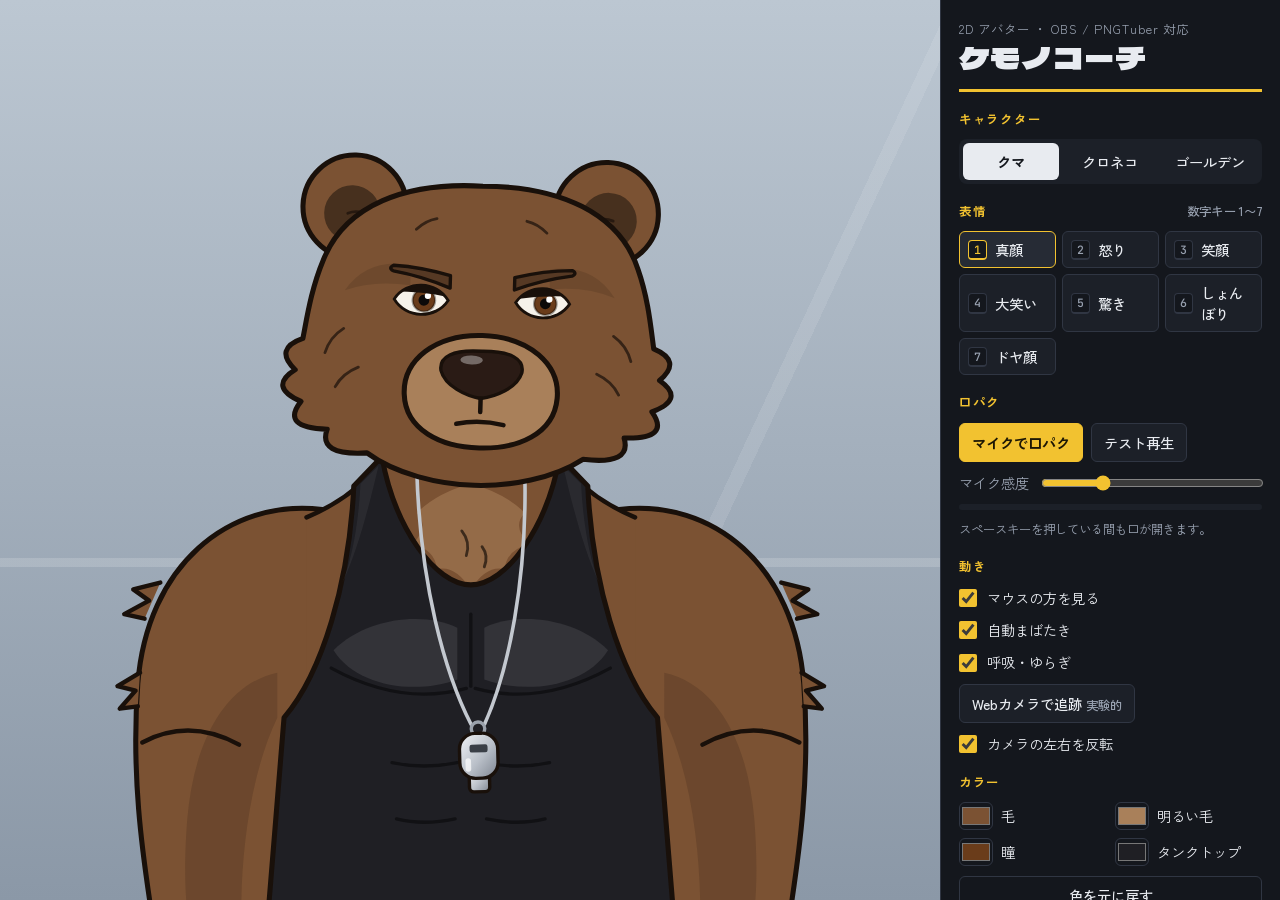
<file: index.html>
<!doctype html>
<html lang="ja">
<head>
<meta charset="utf-8">
<meta name="viewport" content="width=device-width, initial-scale=1, viewport-fit=cover">
<title>ケモノコーチ アバター</title>
<link rel="preconnect" href="https://fonts.googleapis.com">
<link rel="preconnect" href="https://fonts.gstatic.com" crossorigin>
<link rel="stylesheet" href="https://fonts.googleapis.com/css2?family=Dela+Gothic+One&family=Zen+Kaku+Gothic+New:wght@400;500;700&family=JetBrains+Mono:wght@500&display=swap">
<link rel="stylesheet" href="css/style.css">
</head>
<body>
<div id="app">
  <main id="stage" data-bg="studio">
    <svg id="avatar" viewBox="0 0 800 800" preserveAspectRatio="xMidYMax meet" xmlns="http://www.w3.org/2000/svg" role="img" aria-label="獣人コーチのアバター"></svg>
    <button id="showUi" class="show-ui" type="button">操作パネルを表示 <kbd>H</kbd></button>
  </main>

  <aside id="panel" aria-label="操作パネル">
    <header class="brand">
      <p class="eyebrow">2D アバター ・ OBS / PNGTuber 対応</p>
      <h1>ケモノコーチ</h1>
    </header>

    <section class="group">
      <h2>キャラクター</h2>
      <div class="seg" id="speciesSeg" role="group" aria-label="キャラクター"></div>
    </section>

    <section class="group">
      <h2>表情 <span class="hint">数字キー 1〜7</span></h2>
      <div class="expr-grid" id="exprGrid" role="group" aria-label="表情"></div>
    </section>

    <section class="group">
      <h2>口パク</h2>
      <div class="row">
        <button id="micBtn" class="btn primary" type="button" aria-pressed="false">マイクで口パク</button>
        <button id="testTalkBtn" class="btn" type="button" aria-pressed="false">テスト再生</button>
      </div>
      <label class="slider" for="sens">
        <span>マイク感度</span>
        <input type="range" id="sens" min="4" max="80" step="1" value="24">
      </label>
      <div class="meter" aria-hidden="true"><span id="meterBar"></span></div>
      <p class="note">スペースキーを押している間も口が開きます。</p>
    </section>

    <section class="group">
      <h2>動き</h2>
      <label class="switch"><input type="checkbox" id="followMouse" checked><span>マウスの方を見る</span></label>
      <label class="switch"><input type="checkbox" id="autoBlink" checked><span>自動まばたき</span></label>
      <label class="switch"><input type="checkbox" id="idleMotion" checked><span>呼吸・ゆらぎ</span></label>
      <div class="row">
        <button id="camBtn" class="btn" type="button" aria-pressed="false">Webカメラで追跡 <small>実験的</small></button>
        <button id="camCalib" class="btn ghost" type="button" hidden>正面をリセット</button>
      </div>
      <label class="switch" id="camMirrorWrap" hidden><input type="checkbox" id="camMirror" checked><span>カメラの左右を反転</span></label>
      <p class="note" id="camStatus" aria-live="polite"></p>
    </section>

    <section class="group">
      <h2>カラー</h2>
      <div class="colors">
        <label for="cFur"><input type="color" id="cFur"><span>毛</span></label>
        <label for="cFurL"><input type="color" id="cFurL"><span>明るい毛</span></label>
        <label for="cIris"><input type="color" id="cIris"><span>瞳</span></label>
        <label for="cTank"><input type="color" id="cTank"><span>タンクトップ</span></label>
      </div>
      <button id="resetColors" class="btn ghost" type="button">色を元に戻す</button>
    </section>

    <section class="group">
      <h2>背景</h2>
      <div class="seg" id="bgSeg" role="group" aria-label="背景"></div>
    </section>

    <section class="group">
      <h2>書き出し</h2>
      <div class="row">
        <button id="savePng" class="btn" type="button">PNG を保存</button>
        <button id="savePngtuber" class="btn" type="button">PNGTuber 用 4枚</button>
      </div>
      <p class="note">背景透過の 1024px PNG。4枚セットは「目の開閉 × 口の開閉」で、veadotube mini などにそのまま使えます。</p>
    </section>

    <footer class="keys">
      <button id="hideUi" class="btn ghost" type="button">パネルを隠す <kbd>H</kbd></button>
      <p><kbd>Space</kbd> 口を開く　<kbd>B</kbd> まばたき</p>
    </footer>
  </aside>
</div>
<div id="toast" role="status" aria-live="polite"></div>

<script src="js/character.js"></script>
<script src="js/tracking.js"></script>
<script src="js/app.js"></script>
</body>
</html>
</file>
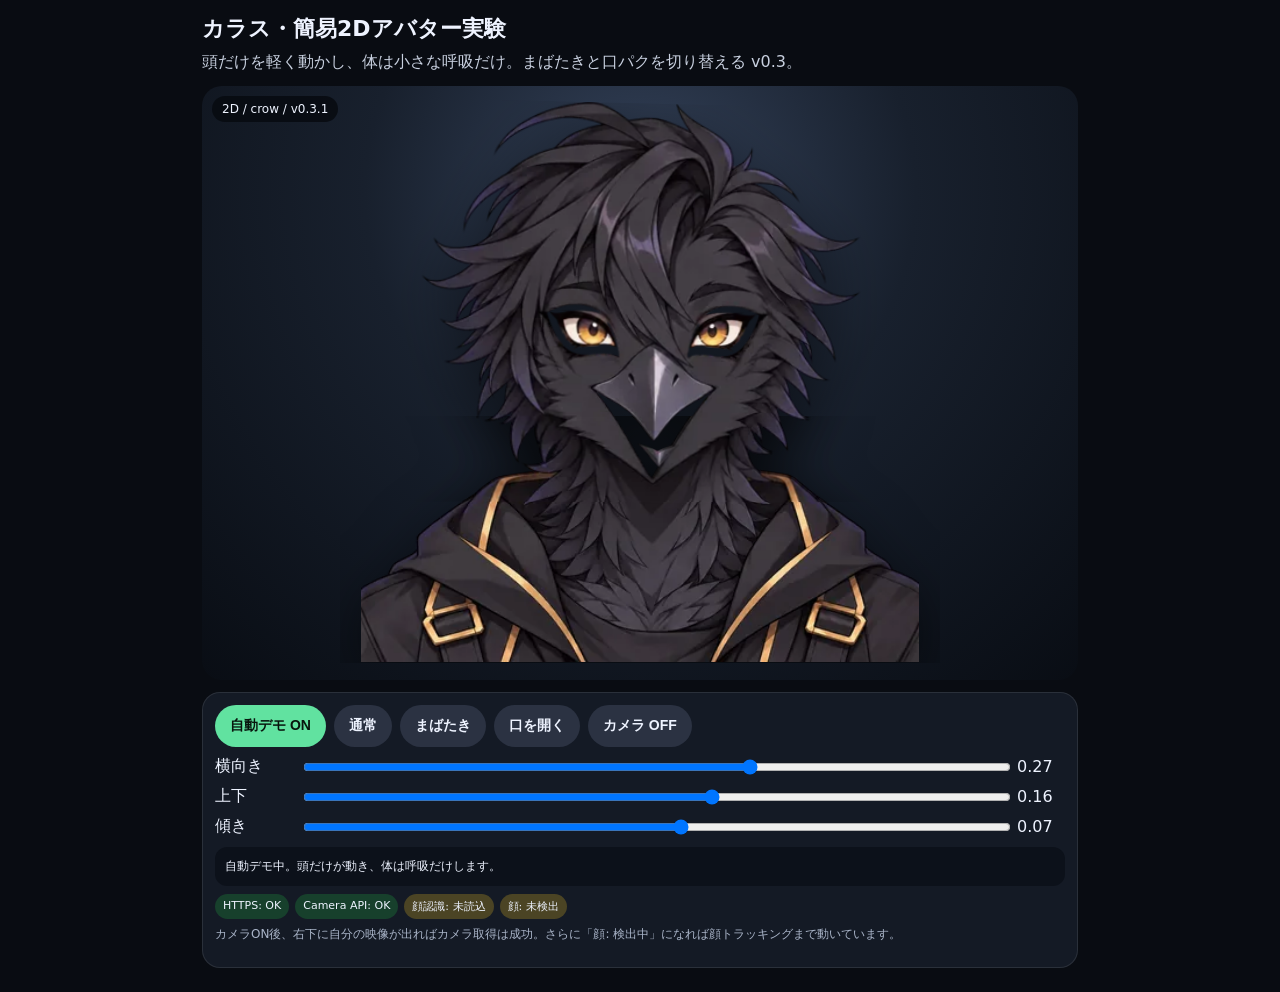
<file: 2d/crow/index.html>
<!doctype html>
<html lang="ja">
<head>
<meta charset="utf-8">
<meta name="viewport" content="width=device-width, initial-scale=1, viewport-fit=cover">
<meta name="theme-color" content="#090c12">
<meta http-equiv="Cache-Control" content="no-cache, no-store, must-revalidate">
<title>Crow Avatar Lab v0.3</title>
<style>
*{box-sizing:border-box}
html,body{margin:0;background:#090c12;color:#eef3ff;font-family:system-ui,-apple-system,BlinkMacSystemFont,"Segoe UI",sans-serif}
body{min-height:100dvh}
.app{max-width:900px;margin:auto;padding:12px 12px calc(24px + env(safe-area-inset-bottom))}
h1{font-size:22px;margin:2px 0 4px}
p{line-height:1.5;color:#c8d0df;margin:6px 0 12px}
.panel{background:#141a25;border:1px solid #ffffff18;border-radius:18px;padding:12px;margin-top:12px}
.stage{height:min(66dvh,660px);min-height:390px;border-radius:20px;overflow:hidden;position:relative;background:radial-gradient(circle at 50% 18%,#34425a 0%,#18202d 42%,#090d14 100%)}
.badge{position:absolute;z-index:20;left:10px;top:10px;padding:6px 10px;border-radius:999px;background:#080b11dd;font-size:12px}
#avatarWrap{position:absolute;inset:0;display:grid;place-items:center;perspective:900px}
.avatarImg{position:absolute;width:min(96vw,600px);max-height:94%;object-fit:contain;filter:drop-shadow(0 20px 28px #0008);will-change:transform}
#bodyAvatar{clip-path:inset(56% 0 0 0);transform-origin:50% 72%;animation:breathe 4.4s ease-in-out infinite}
#headAvatar{clip-path:inset(0 0 29% 0);transform-origin:50% 57%;z-index:3}
@keyframes breathe{
  0%,100%{transform:translateY(1px) scaleX(1) scaleY(1)}
  50%{transform:translateY(0) scaleX(1.004) scaleY(1.008)}
}
.controls{display:flex;flex-wrap:wrap;gap:8px}
button{border:0;border-radius:999px;padding:12px 15px;font-size:14px;font-weight:800;background:#2b3242;color:#eef3ff}
button.on{background:#61e2a0;color:#08150d}
button.warn{background:#763f45;color:#fff}
button.busy{background:#665b2b;color:#fff4b0}
.row{display:grid;grid-template-columns:78px 1fr 48px;gap:8px;align-items:center;margin:9px 0}
input[type=range]{width:100%}
#status{font-size:12px;line-height:1.55;background:#0c111a;border-radius:12px;padding:10px;margin-top:10px;white-space:pre-wrap}
#diag{display:flex;flex-wrap:wrap;gap:6px;margin-top:8px}
.chip{font-size:11px;padding:5px 8px;border-radius:999px;background:#293142}
.chip.ok{background:#17402c}.chip.bad{background:#582b31}.chip.wait{background:#4b4424}
#video{position:fixed;right:10px;bottom:10px;width:105px;aspect-ratio:3/4;object-fit:cover;border-radius:14px;transform:scaleX(-1);z-index:50;border:1px solid #ffffff22;background:#000}
.small{font-size:12px;color:#aab5c9}
</style>
</head>
<body>
<div class="app">
  <h1>カラス・簡易2Dアバター実験</h1>
  <p>頭だけを軽く動かし、体は小さな呼吸だけ。まばたきと口パクを切り替える v0.3。</p>

  <div class="stage">
    <div class="badge">2D / crow / v0.3.1</div>
    <div id="avatarWrap">
      <img id="bodyAvatar" class="avatarImg" alt="">
      <img id="headAvatar" class="avatarImg" alt="カラスの2Dアバター">
    </div>
  </div>

  <div class="panel">
    <div class="controls">
      <button id="autoBtn" class="on">自動デモ ON</button>
      <button data-state="neutral">通常</button>
      <button data-state="blink">まばたき</button>
      <button data-state="talk">口を開く</button>
      <button id="cameraBtn">カメラ OFF</button>
    </div>

    <div class="row"><label>横向き</label><input id="yaw" type="range" min="-1" max="1" step=".01" value="0"><span id="yawV">0.00</span></div>
    <div class="row"><label>上下</label><input id="pitch" type="range" min="-1" max="1" step=".01" value="0"><span id="pitchV">0.00</span></div>
    <div class="row"><label>傾き</label><input id="roll" type="range" min="-1" max="1" step=".01" value="0"><span id="rollV">0.00</span></div>

    <div id="status">自動デモ中。頭だけが動き、体は呼吸だけします。</div>
    <div id="diag">
      <span id="secureChip" class="chip wait">HTTPS: 判定中</span>
      <span id="cameraChip" class="chip wait">Camera API: 判定中</span>
      <span id="modelChip" class="chip wait">顔認識: 未読込</span>
      <span id="faceChip" class="chip wait">顔: 未検出</span>
    </div>
    <p class="small">カメラON後、右下に自分の映像が出ればカメラ取得は成功。さらに「顔: 検出中」になれば顔トラッキングまで動いています。</p>
  </div>
</div>

<video id="video" playsinline autoplay muted hidden></video>

<script>
const IMG = {"neutral":"[data-uri]","blink":"[data-uri]","talk":"[data-uri]"};
const bodyAvatar=document.getElementById('bodyAvatar');
const headAvatar=document.getElementById('headAvatar');
const autoBtn=document.getElementById('autoBtn');
const cameraBtn=document.getElementById('cameraBtn');
const statusEl=document.getElementById('status');
const video=document.getElementById('video');
const secureChip=document.getElementById('secureChip');
const cameraChip=document.getElementById('cameraChip');
const modelChip=document.getElementById('modelChip');
const faceChip=document.getElementById('faceChip');
const yawEl=document.getElementById('yaw'), pitchEl=document.getElementById('pitch'), rollEl=document.getElementById('roll');
const yawV=document.getElementById('yawV'), pitchV=document.getElementById('pitchV'), rollV=document.getElementById('rollV');

let auto=true, cameraMode=false, stream=null, landmarker=null, lastVideoTime=-1, lastStatusTime=0;
let currentState='neutral';
let smooth={yaw:0,pitch:0,roll:0,jaw:0,blink:0};
const clamp=(v,a,b)=>Math.max(a,Math.min(b,v));
const lerp=(a,b,t)=>a+(b-a)*t;

bodyAvatar.src=IMG.neutral;
headAvatar.src=IMG.neutral;

function chip(el,text,kind){el.textContent=text;el.className='chip '+kind}
chip(secureChip,'HTTPS: '+(window.isSecureContext?'OK':'NG'),window.isSecureContext?'ok':'bad');
const hasCameraAPI=!!navigator.mediaDevices?.getUserMedia;
chip(cameraChip,'Camera API: '+(hasCameraAPI?'OK':'NG'),hasCameraAPI?'ok':'bad');

function setState(s){
  if(currentState===s)return;
  currentState=s;
  headAvatar.src=IMG[s]||IMG.neutral;
}

function setPose(yaw,pitch,roll){
  yaw=clamp(yaw,-1,1); pitch=clamp(pitch,-1,1); roll=clamp(roll,-1,1);
  yawEl.value=yaw.toFixed(2); pitchEl.value=pitch.toFixed(2); rollEl.value=roll.toFixed(2);
  yawV.textContent=yaw.toFixed(2); pitchV.textContent=pitch.toFixed(2); rollV.textContent=roll.toFixed(2);
  // 全身ではなく頭だけ。横向きは小さめ、上下と傾きも頭だけに適用。
  headAvatar.style.transform=`translateX(${yaw*7}px) translateY(${pitch*8}px) rotateY(${yaw*11}deg) rotateX(${-pitch*7}deg) rotateZ(${roll*7}deg)`;
}

function toggleAuto(v){
  auto=v??!auto;
  if(auto&&cameraMode)stopCamera();
  autoBtn.textContent=auto?'自動デモ ON':'自動デモ OFF';
  autoBtn.className=auto?'on':'';
}

document.querySelectorAll('[data-state]').forEach(b=>b.addEventListener('click',()=>{
  toggleAuto(false);
  setState(b.dataset.state);
}));
autoBtn.addEventListener('click',()=>toggleAuto());

[yawEl,pitchEl,rollEl].forEach(el=>el.addEventListener('input',()=>{
  toggleAuto(false);
  setPose(+yawEl.value,+pitchEl.value,+rollEl.value);
}));

function demo(now){
  const t=now/1000;
  setPose(Math.sin(t*.62)*.34,Math.sin(t*.37+.8)*.16,Math.sin(t*.51)*.10);
  const blink=(Math.sin(t*3.0)>.978||Math.sin(t*1.91+1.8)>.995);
  const talking=Math.sin(t*2.55)>0.03;
  if(blink)setState('blink');
  else if(talking)setState('talk');
  else setState('neutral');
}

function blendMap(result){
  const m={};
  for(const c of result?.faceBlendshapes?.[0]?.categories||[])m[c.categoryName]=c.score;
  return m;
}

function derive(result){
  const pts=result?.faceLandmarks?.[0],b=blendMap(result);
  if(!pts)return null;

  const nose=pts[1],chin=pts[152],forehead=pts[10];
  const leftFace=pts[234],rightFace=pts[454];
  const leftEye=pts[33],rightEye=pts[263];
  const fw=Math.max(.001,Math.abs(rightFace.x-leftFace.x));
  const fh=Math.max(.001,Math.abs(chin.y-forehead.y));
  const faceMidX=(leftFace.x+rightFace.x)/2;
  const eyeMidY=(leftEye.y+rightEye.y)/2;

  // 左右：鼻が顔中心からどれだけずれたか。
  const yaw=clamp((faceMidX-nose.x)/fw*4.8,-1,1);

  // 上下：鼻の高さを「目〜顎」の比率で見る。ニュートラル付近を0にする。
  const eyeChin=Math.max(.001,chin.y-eyeMidY);
  const noseRatio=(nose.y-eyeMidY)/eyeChin;
  const pitch=clamp((noseRatio-.43)*4.5,-1,1);

  // 傾き：両目を結ぶ線の角度。
  const roll=clamp(Math.atan2(rightEye.y-leftEye.y,rightEye.x-leftEye.x)*1.75,-.8,.8);

  return{
    yaw,pitch,roll,
    jaw:clamp((b.jawOpen||0)*1.4,0,1),
    blink:clamp(Math.max(b.eyeBlinkLeft||0,b.eyeBlinkRight||0)*1.25,0,1)
  };
}

function applyFace(p,now){
  const k=.28;
  for(const key of Object.keys(smooth))smooth[key]=lerp(smooth[key],p[key]||0,k);
  setPose(smooth.yaw,smooth.pitch,smooth.roll);
  if(smooth.blink>.62)setState('blink');
  else if(smooth.jaw>.23)setState('talk');
  else setState('neutral');

  if(now-lastStatusTime>350){
    statusEl.textContent=`顔トラッキング中  横:${smooth.yaw.toFixed(2)}  上下:${smooth.pitch.toFixed(2)}  傾き:${smooth.roll.toFixed(2)}  口:${smooth.jaw.toFixed(2)}`;
    lastStatusTime=now;
  }
}

async function ensureLandmarker(){
  if(landmarker)return true;
  chip(modelChip,'顔認識: SDK読込中','wait');
  statusEl.textContent='MediaPipe本体を読み込み中…';

  let mp=null;
  let lastErr=null;
  const sdkUrls=[
    'https://cdn.jsdelivr.net/npm/@mediapipe/tasks-vision@0.10.22/vision_bundle.js',
    'https://unpkg.com/@mediapipe/tasks-vision@0.10.22/vision_bundle.js?module'
  ];

  for(const url of sdkUrls){
    try{
      const mod=await import(url);
      mp=mod.default||mod;
      if((mp.FilesetResolver||mod.FilesetResolver)&&(mp.FaceLandmarker||mod.FaceLandmarker)){
        mp={FilesetResolver:mp.FilesetResolver||mod.FilesetResolver,FaceLandmarker:mp.FaceLandmarker||mod.FaceLandmarker};
        break;
      }
    }catch(e){
      console.warn('MediaPipe SDK load failed:',url,e);
      lastErr=e;
    }
  }

  if(!mp){
    chip(modelChip,'顔認識: SDK失敗','bad');
    statusEl.textContent='MediaPipe本体を読み込めませんでした。通信/CDN読み込みで止まっています。\n'+(lastErr?.message||'');
    return false;
  }

  try{
    chip(modelChip,'顔認識: WASM読込中','wait');
    statusEl.textContent='顔認識エンジン(WASM)を読み込み中…';
    const vision=await mp.FilesetResolver.forVisionTasks(
      'https://cdn.jsdelivr.net/npm/@mediapipe/tasks-vision@0.10.22/wasm'
    );

    chip(modelChip,'顔認識: モデル読込中','wait');
    statusEl.textContent='顔の学習済みモデルを読み込み中…';
    landmarker=await mp.FaceLandmarker.createFromOptions(vision,{
      baseOptions:{
        modelAssetPath:'https://storage.googleapis.com/mediapipe-models/face_landmarker/face_landmarker/float16/1/face_landmarker.task'
      },
      runningMode:'VIDEO',
      numFaces:1,
      outputFaceBlendshapes:true,
      minFaceDetectionConfidence:0.5,
      minFacePresenceConfidence:0.5,
      minTrackingConfidence:0.5
    });
    chip(modelChip,'顔認識: OK','ok');
    return true;
  }catch(e){
    console.error(e);
    chip(modelChip,'顔認識: モデル失敗','bad');
    statusEl.textContent='MediaPipe本体は読めましたが、WASM/顔モデルの初期化で失敗しました。\n'+(e?.message||'');
    return false;
  }
}

async function startCamera(){
  cameraBtn.textContent='カメラ起動中…';
  cameraBtn.className='busy';

  if(!window.isSecureContext||!hasCameraAPI){
    cameraBtn.textContent='カメラ NG';
    cameraBtn.className='warn';
    statusEl.textContent=!window.isSecureContext?'HTTPSではないためカメラを使えません。GitHub PagesのURLで開いてください。':'このブラウザではカメラAPIが利用できません。';
    return;
  }

  try{
    stream=await navigator.mediaDevices.getUserMedia({
      audio:false,
      video:{facingMode:{ideal:'user'},width:{ideal:720},height:{ideal:1280}}
    });
    video.srcObject=stream;
    video.hidden=false;
    await video.play();
    chip(cameraChip,'Camera: 映像OK','ok');
    statusEl.textContent='カメラ映像OK。顔認識を準備しています…';

    if(!(await ensureLandmarker())){
      stopCamera(false);
      return;
    }

    auto=false;
    cameraMode=true;
    autoBtn.textContent='自動デモ OFF';
    autoBtn.className='';
    cameraBtn.textContent='カメラ ON';
    cameraBtn.className='on';
    faceChip.textContent='顔: 探しています';
    faceChip.className='chip wait';
    statusEl.textContent='カメラON。顔を正面に入れてください。右下の映像が見えていればカメラ取得は成功しています。';
  }catch(e){
    console.error(e);
    cameraBtn.textContent='カメラ NG';
    cameraBtn.className='warn';
    chip(cameraChip,'Camera: 失敗','bad');
    statusEl.textContent='カメラを開始できませんでした。Chromeのサイト設定で、このページのカメラ権限が「許可」になっているか確認してください。';
  }
}

function stopCamera(resetLabel=true){
  cameraMode=false;
  if(stream)stream.getTracks().forEach(t=>t.stop());
  stream=null;
  video.srcObject=null;
  video.hidden=true;
  chip(faceChip,'顔: 未検出','wait');
  if(resetLabel){
    cameraBtn.textContent='カメラ OFF';
    cameraBtn.className='';
  }
}

cameraBtn.addEventListener('click',()=>cameraMode?stopCamera():startCamera());

function loop(now){
  if(auto)demo(now);
  else if(cameraMode&&landmarker&&video.readyState>=2&&video.currentTime!==lastVideoTime){
    try{
      const r=landmarker.detectForVideo(video,now);
      const p=derive(r);
      if(p){
        chip(faceChip,'顔: 検出中','ok');
        applyFace(p,now);
      }else{
        chip(faceChip,'顔: 探しています','wait');
        if(now-lastStatusTime>500){
          statusEl.textContent='カメラ映像は取得できていますが、顔をまだ検出していません。正面から顔全体を入れてください。';
          lastStatusTime=now;
        }
      }
      lastVideoTime=video.currentTime;
    }catch(e){
      console.error(e);
      chip(faceChip,'顔: エラー','bad');
      statusEl.textContent='顔認識処理でエラーが発生しました。ページを再読み込みしてください。';
    }
  }
  requestAnimationFrame(loop);
}
requestAnimationFrame(loop);
</script>
</body>
</html>
</file>
<file: css/style.css>
/* layout: アバターのステージが画面いっぱい、右に操作レール（狭い画面では下に積む） */
:root {
  --rail: #14171d;
  --rail-2: #1c2028;
  --rail-3: #262b35;
  --line: #303643;
  --ink: #e8ebf0;
  --muted: #98a1b0;
  --court: #f2c230;      /* 体育館の床ラインの黄色 */
  --court-ink: #1d1704;
  --wall-hi: #bcc7d2;
  --wall-lo: #8b98a7;

  --font-display: "Dela Gothic One", "Hiragino Sans", "Yu Gothic", sans-serif;
  --font-body: "Zen Kaku Gothic New", "Hiragino Sans", "Yu Gothic UI", "Meiryo", sans-serif;
  --font-mono: "JetBrains Mono", ui-monospace, "Consolas", monospace;

  --step--1: 0.78rem;
  --step-0: 0.9rem;
  --step-1: 1.05rem;
  --step-3: 1.9rem;

  color-scheme: dark;
}

html, body { height: 100%; }
body {
  margin: 0;
  background: var(--rail);
  color: var(--ink);
  font-family: var(--font-body);
  font-size: var(--step-0);
  line-height: 1.55;
}

#app {
  height: 100%;
  display: grid;
  grid-template-columns: minmax(0, 1fr) 340px;
}

/* ---------- ステージ ---------- */
#stage {
  position: relative;
  min-height: 0;
  display: flex;
  align-items: flex-end;
  justify-content: center;
  overflow: hidden;
}
#stage[data-bg="studio"] {
  background:
    linear-gradient(180deg, transparent 0 62%, rgba(255, 255, 255, .16) 62% 63%, transparent 63%),
    linear-gradient(115deg, transparent 0 70%, rgba(255, 255, 255, .1) 70% 71.2%, transparent 71.2%),
    linear-gradient(180deg, var(--wall-hi), var(--wall-lo));
}
#stage[data-bg="green"] { background: #00ff00; }
#stage[data-bg="blue"] { background: #0033ff; }
#stage[data-bg="transparent"] {
  background:
    repeating-conic-gradient(#3a404b 0 25%, #2e333c 0 50%) 0 0 / 28px 28px;
}
/* パネルを隠したときは本当に透明にする（OBS のブラウザソース用） */
body.ui-hidden[data-bg="transparent"],
body.ui-hidden[data-bg="transparent"] #stage { background: transparent; }

#avatar {
  width: 100%;
  height: 100%;
  max-height: 100%;
  display: block;
}

.show-ui {
  position: absolute;
  top: calc(12px + env(safe-area-inset-top, 0px));
  right: 12px;
  display: none;
  font: 500 var(--step--1) var(--font-body);
  color: var(--ink);
  background: rgba(20, 23, 29, .82);
  border: 1px solid var(--line);
  border-radius: 6px;
  padding: 6px 10px;
  cursor: pointer;
  opacity: 0;
  transition: opacity .2s;
}
#app.ui-hidden .show-ui { display: block; }
#stage:hover .show-ui, .show-ui:focus-visible { opacity: 1; }

#app.ui-hidden { grid-template-columns: 1fr; }
#app.ui-hidden #panel { display: none; }

/* ---------- 操作レール ---------- */
#panel {
  min-height: 0;
  overflow-y: auto;
  background: var(--rail);
  border-left: 1px solid var(--line);
  padding: 20px 18px 28px;
  display: flex;
  flex-direction: column;
  gap: 18px;
}

.brand { display: grid; gap: 2px; padding-bottom: 14px; border-bottom: 3px solid var(--court); }
.eyebrow {
  margin: 0;
  font-size: var(--step--1);
  letter-spacing: .08em;
  color: var(--muted);
}
h1 {
  margin: 0;
  font-family: var(--font-display);
  font-weight: 400;
  font-size: var(--step-3);
  line-height: 1.1;
  letter-spacing: .04em;
  text-wrap: balance;
}

.group { display: grid; gap: 10px; }
h2 {
  margin: 0;
  display: flex;
  align-items: baseline;
  justify-content: space-between;
  gap: 8px;
  font-size: var(--step--1);
  font-weight: 700;
  letter-spacing: .14em;
  color: var(--court);
}
.hint { font-weight: 500; letter-spacing: .02em; color: var(--muted); }

.row { display: flex; flex-wrap: wrap; gap: 8px; }

.btn, .seg button, .expr-grid button {
  font: 500 var(--step-0) var(--font-body);
  color: var(--ink);
  background: var(--rail-2);
  border: 1px solid var(--line);
  border-radius: 6px;
  padding: 8px 12px;
  cursor: pointer;
  transition: background .15s, border-color .15s;
}
.btn:hover, .seg button:hover, .expr-grid button:hover { background: var(--rail-3); }
.btn:disabled { opacity: .5; cursor: progress; }
.btn small { color: var(--muted); font-size: var(--step--1); }
.btn.primary { background: var(--court); color: var(--court-ink); border-color: var(--court); font-weight: 700; }
.btn.primary:hover { background: #ffd451; }
.btn.ghost { background: transparent; }
.btn[aria-pressed="true"]:not(.primary) { border-color: var(--court); color: var(--court); }
.btn.primary[aria-pressed="true"] { background: #e2553b; border-color: #e2553b; color: #fff; }

:is(.btn, .seg button, .expr-grid button, .show-ui, input):focus-visible {
  outline: 2px solid var(--court);
  outline-offset: 2px;
}

.seg {
  display: grid;
  grid-auto-flow: column;
  grid-auto-columns: 1fr;
  gap: 4px;
  padding: 4px;
  background: var(--rail-2);
  border-radius: 8px;
}
.seg button { border-color: transparent; background: transparent; padding: 7px 4px; }
.seg button[aria-pressed="true"] { background: var(--ink); color: var(--rail); font-weight: 700; }

.expr-grid {
  display: grid;
  grid-template-columns: repeat(auto-fill, minmax(88px, 1fr));
  gap: 6px;
}
.expr-grid button {
  display: flex;
  align-items: center;
  gap: 8px;
  padding: 7px 8px;
  text-align: left;
}
.expr-grid button[aria-pressed="true"] { border-color: var(--court); background: var(--rail-3); }

kbd {
  font-family: var(--font-mono);
  font-size: .72rem;
  line-height: 1;
  padding: 3px 5px;
  border-radius: 4px;
  border: 1px solid var(--line);
  border-bottom-width: 2px;
  color: var(--muted);
  background: var(--rail);
}
.expr-grid button[aria-pressed="true"] kbd { color: var(--court); border-color: var(--court); }

.slider { display: grid; grid-template-columns: auto 1fr; align-items: center; gap: 10px; color: var(--muted); }
input[type="range"] { width: 100%; accent-color: var(--court); }

.meter { height: 6px; border-radius: 3px; background: var(--rail-2); overflow: hidden; }
.meter span { display: block; height: 100%; width: 0; background: var(--court); transition: width .06s linear; }

.switch { display: flex; align-items: center; gap: 10px; cursor: pointer; }
.switch input { width: 18px; height: 18px; accent-color: var(--court); margin: 0; }

.colors { display: grid; grid-template-columns: 1fr 1fr; gap: 8px; }
.colors label { display: flex; align-items: center; gap: 8px; cursor: pointer; }
.colors input[type="color"] {
  width: 34px;
  height: 28px;
  padding: 0;
  border: 1px solid var(--line);
  border-radius: 6px;
  background: none;
  cursor: pointer;
}

.note { margin: 0; color: var(--muted); font-size: var(--step--1); }
.note:empty { display: none; }

.keys {
  margin-top: auto;
  display: grid;
  gap: 8px;
  padding-top: 14px;
  border-top: 1px solid var(--line);
  color: var(--muted);
  font-size: var(--step--1);
}
.keys p { margin: 0; }

#toast {
  position: fixed;
  left: 50%;
  bottom: calc(20px + env(safe-area-inset-bottom, 0px));
  transform: translate(-50%, 12px);
  max-width: calc(100% - 32px);
  background: var(--ink);
  color: var(--rail);
  font-weight: 500;
  padding: 10px 16px;
  border-radius: 8px;
  opacity: 0;
  pointer-events: none;
  transition: opacity .2s, transform .2s;
}
#toast.show { opacity: 1; transform: translate(-50%, 0); }

/* ---------- 狭い画面 ---------- */
@media (max-width: 820px) {
  #app { grid-template-columns: 1fr; height: auto; }
  #stage { aspect-ratio: 1 / 1; max-height: 72vh; max-width: 100%; }
  #panel { border-left: 0; border-top: 1px solid var(--line); padding-inline: 16px; overflow: visible; }
}

@media (prefers-reduced-motion: reduce) {
  * { transition: none !important; }
}
</file>
